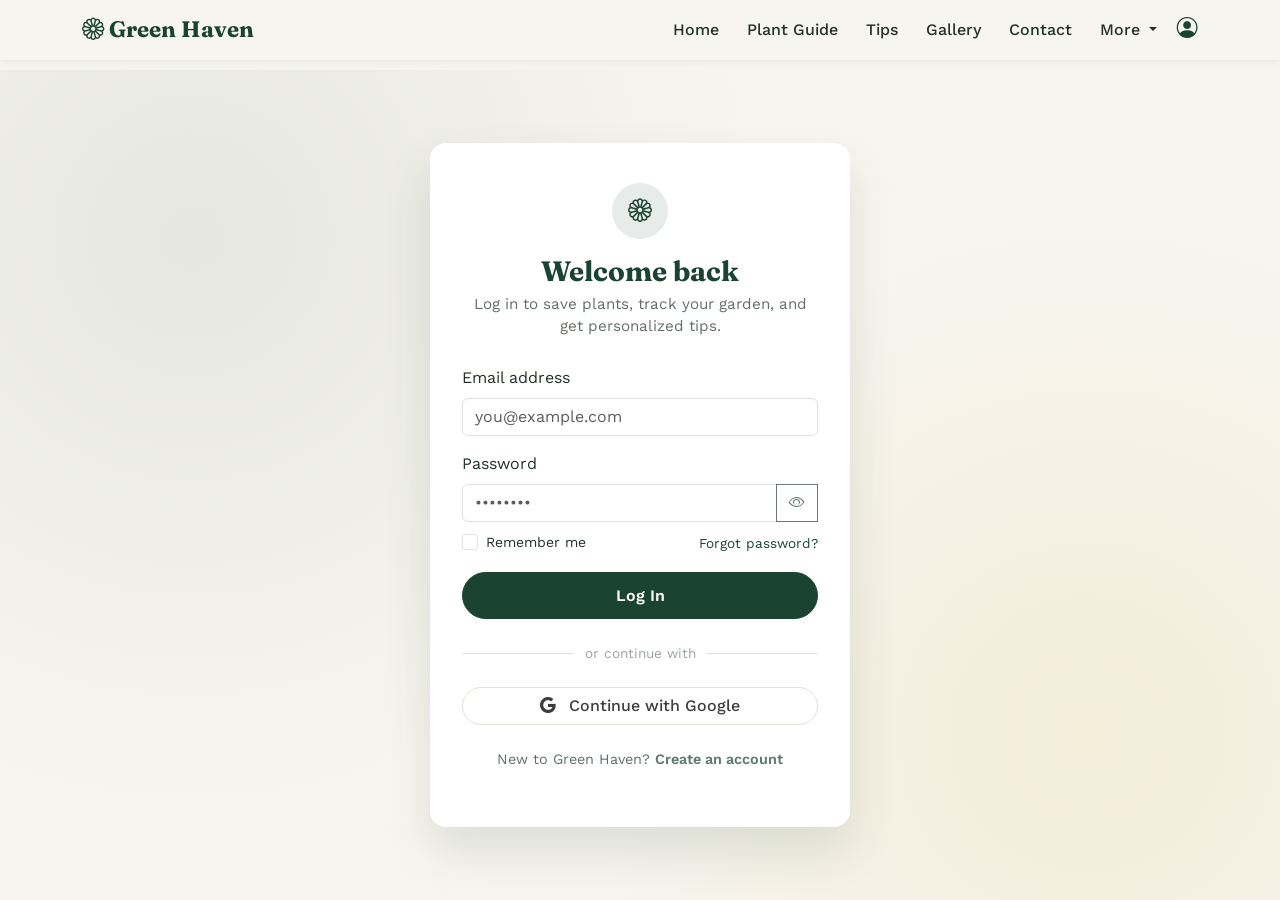
<file: login-2.html>
<!DOCTYPE html>
<html lang="en">
<head>
  <meta charset="UTF-8" />
  <meta name="viewport" content="width=device-width, initial-scale=1.0" />
  <title>Log In | Green Haven</title>

  <!-- Same CDN stack as the rest of the site -->
  <link href="https://cdn.jsdelivr.net/npm/bootstrap@5.3.3/dist/css/bootstrap.min.css" rel="stylesheet">
  <link rel="stylesheet" href="https://cdn.jsdelivr.net/npm/bootstrap-icons@1.11.3/font/bootstrap-icons.css">
  <link rel="preconnect" href="https://fonts.googleapis.com">
  <link href="https://fonts.googleapis.com/css2?family=Fraunces:opsz,wght@9..144,400;9..144,600;9..144,700&family=Work+Sans:wght@400;500;600&display=swap" rel="stylesheet">

  <!-- Site stylesheet — same file the homepage uses, so navbar,
       footer, buttons and the login icon all match automatically. -->
  <link rel="stylesheet" href="style.css">

  <!-- ============================================================
       PAGE-SPECIFIC STYLES
       Only the things style.css doesn't already cover: the centered
       login card itself. Uses the SAME variables style.css defines
       (--forest, --sage, --parchment, --marigold) instead of a
       separate palette, so this page can't drift out of sync with
       the rest of the site.
       ============================================================ -->
  <style>
    body {
      background-color: var(--parchment);
    }

    .login-title {
      font-family: var(--font-display);
    }

    /* Full-height centered stage for the login card */
    .login-stage {
      min-height: calc(100vh - 70px);
      display: flex;
      align-items: center;
      justify-content: center;
      padding: 3rem 1rem;
      background:
        radial-gradient(circle at 15% 20%, rgba(27,67,50,0.08), transparent 45%),
        radial-gradient(circle at 85% 80%, rgba(212,160,23,0.10), transparent 40%),
        var(--parchment);
    }

    .login-card {
      width: 100%;
      max-width: 420px;
      background: #fff;
      border: none;
      border-radius: 1rem;
      box-shadow: 0 1.5rem 3rem rgba(27,67,50,0.12);
      padding: 2.5rem 2rem;
    }

    .login-icon {
      width: 56px;
      height: 56px;
      border-radius: 50%;
      background: rgba(27,67,50,0.1);
      color: var(--forest);
      display: flex;
      align-items: center;
      justify-content: center;
      font-size: 1.5rem;
      margin: 0 auto 1rem;
    }

    .login-title {
      text-align: center;
      font-weight: 700;
      font-size: 1.75rem;
      color: var(--forest);
      margin-bottom: 0.25rem;
    }

    .login-subtitle {
      text-align: center;
      color: var(--text-dark);
      opacity: 0.7;
      font-size: 0.95rem;
      margin-bottom: 1.75rem;
    }

    .form-control:focus {
      border-color: var(--forest);
      box-shadow: 0 0 0 0.2rem rgba(27,67,50,0.15);
    }

    .btn-login {
      background-color: var(--forest);
      border-color: var(--forest);
      color: #fff;
      font-weight: 600;
      padding: 0.65rem 1rem;
      border-radius: 50px;
    }
    .btn-login:hover {
      background-color: #143526;
      border-color: #143526;
      color: #fff;
    }

    .divider-text {
      display: flex;
      align-items: center;
      text-align: center;
      color: #9aa59a;
      font-size: 0.85rem;
      margin: 1.5rem 0;
    }
    .divider-text::before,
    .divider-text::after {
      content: "";
      flex: 1;
      border-bottom: 1px solid #e5e1d6;
    }
    .divider-text:not(:empty)::before { margin-right: .75em; }
    .divider-text:not(:empty)::after { margin-left: .75em; }

    .btn-social {
      border: 1px solid #e5e1d6;
      background: #fff;
      font-weight: 500;
      color: #3d3d3d;
      border-radius: 50px;
    }
    .btn-social:hover {
      background: #faf9f5;
    }

    .login-footer-text {
      text-align: center;
      font-size: 0.9rem;
      margin-top: 1.5rem;
      color: var(--text-dark);
      opacity: 0.7;
    }
    .login-footer-text a {
      color: var(--forest);
      font-weight: 600;
      text-decoration: none;
      opacity: 1;
    }
    .login-footer-text a:hover { text-decoration: underline; }

    .forgot-link {
      font-size: 0.85rem;
      color: var(--forest);
      text-decoration: none;
    }
    .forgot-link:hover { text-decoration: underline; }
  </style>
</head>
<body>

  <!-- ============================================================
       NAVBAR — identical structure to index.html, so this page
       feels like part of the same site instead of a bolt-on.
       "Home" links back to index.html; the login icon on the right
       marks this as the current page.
       ============================================================ -->
  <nav class="navbar navbar-expand-lg fixed-top navbar-custom">
    <div class="container">
      <a class="navbar-brand" href="index.html">
        <i class="bi bi-flower1"></i> Green Haven
      </a>
      <button class="navbar-toggler" type="button" data-bs-toggle="collapse" data-bs-target="#navMenu">
        <span class="navbar-toggler-icon"></span>
      </button>
      <div class="collapse navbar-collapse" id="navMenu">
        <ul class="navbar-nav ms-auto align-items-lg-center">
          <li class="nav-item"><a class="nav-link" href="index.html">Home</a></li>
          <li class="nav-item"><a class="nav-link" href="plantguide.html">Plant Guide</a></li>
          <li class="nav-item"><a class="nav-link" href="tips.html">Tips</a></li>
          <li class="nav-item"><a class="nav-link" href="gallery.html">Gallery</a></li>
          <li class="nav-item"><a class="nav-link" href="contact.html">Contact</a></li>

          <li class="nav-item dropdown">
            <a class="nav-link dropdown-toggle" href="#" role="button" data-bs-toggle="dropdown" aria-expanded="false">
              More
            </a>
            <ul class="dropdown-menu dropdown-menu-end">
              <li><a class="dropdown-item" href="index.html#seasons">Seasonal Calendar</a></li>
              <li><a class="dropdown-item" href="index.html#faq">FAQ</a></li>
              <li><hr class="dropdown-divider"></li>
              <li><a class="dropdown-item" href="index.html#checklist">Free Checklist</a></li>
            </ul>
          </li>

          <li class="nav-item">
            <a class="nav-login-icon" href="loginpage.html" aria-label="Log in" aria-current="page" title="Log in">
              <i class="bi bi-person-circle"></i>
            </a>
          </li>
        </ul>
      </div>
    </div>
  </nav>

  <!-- ============================================================
       LOGIN CARD
       Plain Bootstrap card + form. Client-side only: Bootstrap's
       "was-validated" styling is triggered on submit via a tiny
       script at the bottom, but there is no real authentication —
       this is UI/design only, ready to be wired up to a backend
       later.
       ============================================================ -->
  <main class="login-stage">
    <div class="login-card">

      <div class="login-icon">
        <i class="bi bi-flower1"></i>
      </div>
      <h1 class="login-title">Welcome back</h1>
      <p class="login-subtitle">Log in to save plants, track your garden, and get personalized tips.</p>

      <form id="loginForm" class="needs-validation" novalidate>
        <div class="mb-3">
          <label for="loginEmail" class="form-label">Email address</label>
          <input type="email" class="form-control" id="loginEmail" placeholder="you@example.com" required>
          <div class="invalid-feedback">Please enter a valid email address.</div>
        </div>

        <div class="mb-2">
          <label for="loginPassword" class="form-label">Password</label>
          <div class="input-group">
            <input type="password" class="form-control" id="loginPassword" placeholder="••••••••" required minlength="6">
            <button class="btn btn-outline-secondary" type="button" id="togglePassword" tabindex="-1">
              <i class="bi bi-eye" id="togglePasswordIcon"></i>
            </button>
            <div class="invalid-feedback">Password must be at least 6 characters.</div>
          </div>
        </div>

        <div class="d-flex justify-content-between align-items-center mb-3">
          <div class="form-check">
            <input class="form-check-input" type="checkbox" id="rememberMe">
            <label class="form-check-label small" for="rememberMe">Remember me</label>
          </div>
          <a href="#" class="forgot-link">Forgot password?</a>
        </div>

        <button type="submit" class="btn btn-login w-100">Log In</button>

        <div class="divider-text">or continue with</div>

        <div class="d-grid gap-2">
          <button type="button" class="btn btn-social">
            <i class="bi bi-google me-2"></i> Continue with Google
          </button>
        </div>
      </form>

      <p class="login-footer-text">
        New to Green Haven? <a href="#">Create an account</a>
      </p>
    </div>
  </main>

  <script src="https://cdn.jsdelivr.net/npm/bootstrap@5.3.3/dist/js/bootstrap.bundle.min.js"></script>
  <script>
    // Show/hide password
    const toggleBtn = document.getElementById('togglePassword');
    const toggleIcon = document.getElementById('togglePasswordIcon');
    const passwordInput = document.getElementById('loginPassword');
    toggleBtn.addEventListener('click', () => {
      const isPassword = passwordInput.type === 'password';
      passwordInput.type = isPassword ? 'text' : 'password';
      toggleIcon.classList.toggle('bi-eye');
      toggleIcon.classList.toggle('bi-eye-slash');
    });

    // Bootstrap's built-in validation styling only — no real auth logic.
    // Wire this up to a real backend (e.g. Firebase, Supabase, your own API)
    // when you're ready to make it functional.
    const form = document.getElementById('loginForm');
    form.addEventListener('submit', (event) => {
      event.preventDefault();
      event.stopPropagation();
      form.classList.add('was-validated');
      if (form.checkValidity()) {
        console.log('Form is valid — connect this to your auth provider.');
      }
    });
  </script>
</body>
</html>
</file>
<file: style.css>
:root {
  --forest: #1b4332;
  --sage: #74a57f;
  --parchment: #f7f5ef;
  --marigold: #d4a017;
  --text-dark: #223227;

  --font-display: 'Fraunces', serif;
  --font-body: 'Work Sans', sans-serif;
}

body {
  font-family: var(--font-body);
  color: var(--text-dark);
  background-color: #ffffff;

  padding-top: 70px;
}

h1, h2, h3, .navbar-brand {
  font-family: var(--font-display);
}

.navbar-custom {
  background-color: var(--parchment);
  box-shadow: 0 2px 10px rgba(0,0,0,0.06);
}

.navbar-custom .navbar-brand {
  color: var(--forest);
  font-weight: 700;
  font-size: 1.4rem;
}

.navbar-custom .nav-link {
  color: var(--text-dark);
  font-weight: 500;
  margin-left: 0.75rem;
}

.navbar-custom .nav-link.active,
.navbar-custom .nav-link:hover {
  color: var(--forest);
  border-bottom: 2px solid var(--marigold);
}

.hero {
  min-height: 90vh;

  background:
    linear-gradient(rgba(27,67,50,0.72), rgba(27,67,50,0.72)),
    url('https://images.unsplash.com/photo-1416879595882-3373a0480b5b?w=1600') center/cover no-repeat;
}

.eyebrow {
  letter-spacing: 2px;
  text-transform: uppercase;
  color: var(--marigold);
  font-size: 0.9rem;
  font-weight: 600;
}

.btn-hero {
  background-color: var(--marigold);
  color: var(--forest);
  font-weight: 600;
  border: none;
  border-radius: 50px;
  padding: 0.75rem 2rem;

  transition: background-color 0.2s ease, transform 0.2s ease, box-shadow 0.2s ease;
}

.btn-hero:hover {
  background-color: #ffd60a;
  transform: translateY(-2px);
  box-shadow: 0 6px 16px rgba(0,0,0,0.25);
  color: var(--forest);
}

.btn-outline-forest {
  border: 2px solid var(--forest);
  color: var(--forest);
  border-radius: 50px;
  font-weight: 600;
  padding: 0.5rem 1.5rem;
}
.btn-outline-forest:hover {
  background-color: var(--forest);
  color: white;
}

.growth-step {
  color: white;
  display: flex;
  flex-direction: column;
  align-items: center;
  gap: 0.4rem;
  font-size: 0.9rem;
}
.stage-icon {
  font-size: 1.6rem;
  color: var(--marigold);
}

.section-title {
  font-weight: 600;
  color: var(--forest);
  position: relative;
}

.bg-light-green {
  background-color: var(--parchment);
}

.benefit-card {
  border: none;
  border-radius: 16px;
  box-shadow: 0 4px 14px rgba(0,0,0,0.06);
  transition: transform 0.25s ease, box-shadow 0.25s ease;
}
.benefit-card:hover {
  transform: translateY(-6px);
  box-shadow: 0 10px 24px rgba(0,0,0,0.12);
}
.benefit-icon {
  font-size: 2rem;
  color: var(--sage);
  margin-bottom: 0.75rem;
}

.plant-card {
  border: none;
  border-radius: 16px;
  overflow: hidden;
  box-shadow: 0 4px 14px rgba(0,0,0,0.08);
  transition: transform 0.25s ease;
}
.plant-card:hover {
  transform: translateY(-6px);
}
.plant-card img {
  height: 200px;
  object-fit: cover;
}

.footer {
  background-color: var(--forest);
}
.footer-link {
  color: var(--parchment);
  text-decoration: none;
}
.footer-link:hover {
  color: var(--marigold);
}

.back-to-top {
  position: fixed;
  bottom: 24px;
  right: 24px;
  border-radius: 50%;
  width: 48px;
  height: 48px;
  display: none;
  align-items: center;
  justify-content: center;
  z-index: 1000;
}

.nav-login-icon {
  color: var(--forest);
  font-size: 1.3rem;
  margin-left: 0.75rem;
  line-height: 1;
  transition: color 0.15s ease;
}
.nav-login-icon:hover {
  color: var(--marigold);
}

.gallery-hero {
  min-height: 40vh;
  background: var(--forest);
}

.upload-card {
  border: none;
  border-radius: 20px;
  box-shadow: 0 6px 20px rgba(0,0,0,0.08);
}

.upload-dropzone {
  border: 2px dashed var(--sage);
  border-radius: 16px;
  padding: 2rem;
  cursor: pointer;
  background-color: var(--parchment);
  transition: background-color 0.2s ease, border-color 0.2s ease;
  min-height: 160px;
  outline: none;
}
.upload-dropzone:hover,
.upload-dropzone.dragover {
  background-color: #eef4ee;
  border-color: var(--forest);
}
.upload-icon {
  font-size: 2.2rem;
  color: var(--forest);
  margin-bottom: 0.5rem;
}

.upload-dropzone img#previewImg {
  max-height: 140px;
  border-radius: 10px;
  margin-top: 0.75rem;
  object-fit: cover;
}

.upload-dropzone:focus,
  #photoInput:focus {
  outline: none;
}
</file>
